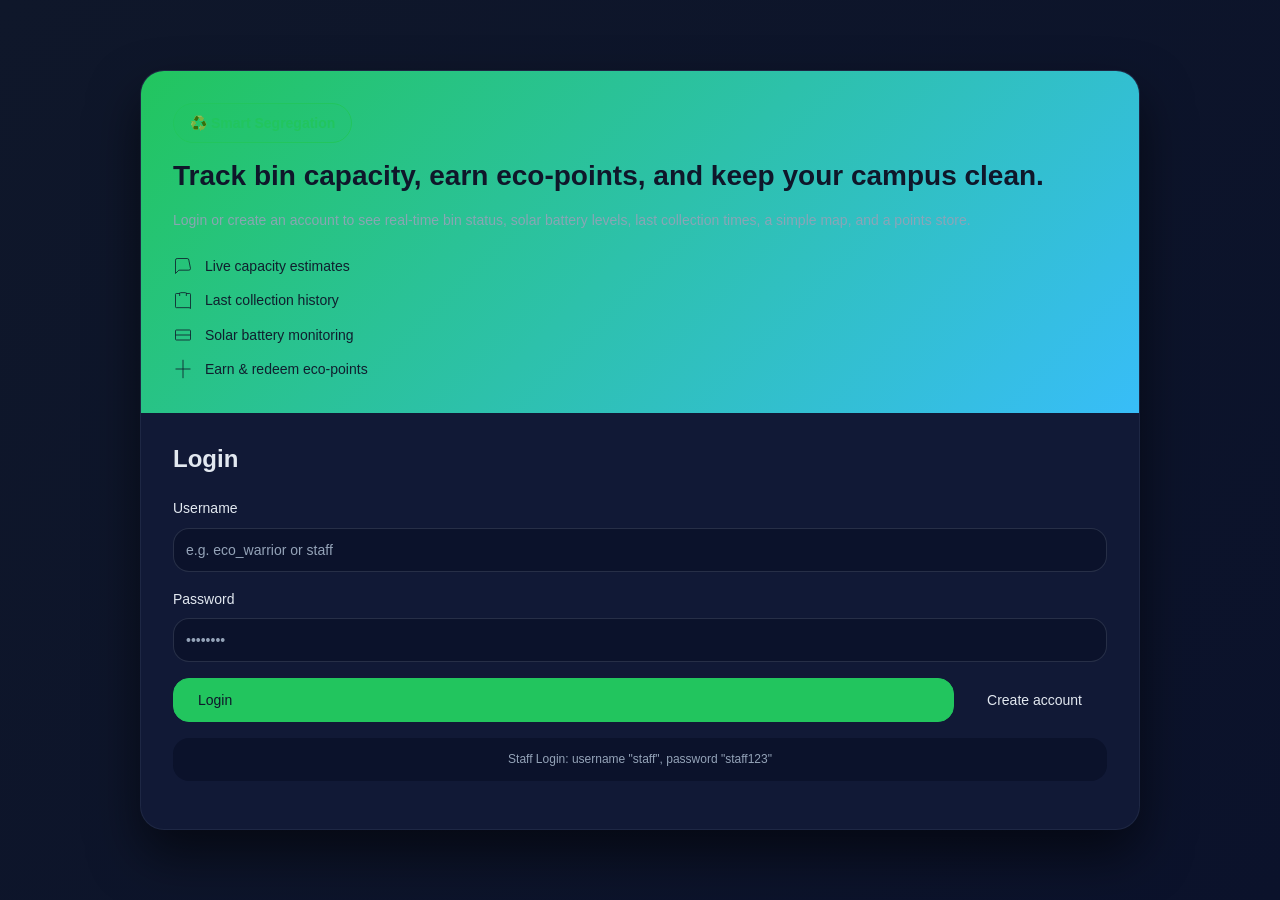
<file: index.html>
<!DOCTYPE html>
<html lang="en">
<head>
  <meta charset="utf-8" />
  <meta name="viewport" content="width=device-width, initial-scale=1" />
  <title>Automatic Trash Segregation – Smart Bins</title>

  <!-- PWA manifest and icons -->
  <link rel="manifest" href="manifest.json" />
  <meta name="theme-color" content="#0f172a" />
  <link rel="apple-touch-icon" href="icons/icon-256.png" />

  <link rel="stylesheet" href="web.css" />
</head>
<body>
  <!-- Sidebar Overlay -->
  <div id="sidebarOverlay" class="sidebar-overlay"></div>

  <!-- AUTH -->
  <section id="auth">
    <div class="auth-card">
      <div class="auth-hero">
        <span class="tag">♻️ Smart Segregation</span>
        <h1>Track bin capacity, earn eco-points, and keep your campus clean.</h1>
        <p class="muted">Login or create an account to see real-time bin status, solar battery levels, last collection times, a simple map, and a points store.</p>
        <div class="metric">
          <svg width="20" height="20" viewBox="0 0 24 24" fill="none" stroke="currentColor">
            <path d="M21 15a2 2 0 0 1-2 2H7l-4 4V5a2 2 0 0 1 2-2h12a2 2 0 0 1 2 2z"/>
          </svg> Live capacity estimates</div>
        <div class="metric">
          <svg width="20" height="20" viewBox="0 0 24 24" fill="none" stroke="currentColor">
            <path d="M3 4a1 1 0 0 1 1-1h4l1-1h6l1 1h4a1 1 0 0 1 1 1v17a1 1 0 0 1-1-1H4a1 1 0 0 1-1-1z"/>
            <path d="M16 2v4"/>
            <path d="M8 2v4"/>
          </svg> Last collection history</div>
        <div class="metric">
          <svg width="20" height="20" viewBox="0 0 24 24" fill="none" stroke="currentColor">
            <path d="M21 12V7a1 1 0 0 0-1-1H4a1 1 0 0 0-1 1v5M21 12v5a1 1 0 0 1-1 1H4a1 1 0 0 1-1-1v-5M21 12H3"/>
          </svg> Solar battery monitoring</div>
        <div class="metric">
          <svg width="20" height="20" viewBox="0 0 24 24" fill="none" stroke="currentColor">
            <path d="M12 1v22M3 12h18"/>
          </svg> Earn & redeem eco-points</div>
      </div>
      <div class="auth-form">
        <h2 id="authTitle">Login</h2>
        <div class="field">
          <label>Username</label>
          <input id="authUser" type="text" placeholder="e.g. eco_warrior or staff" />
        </div>
        <div class="field">
          <label>Password</label>
          <input id="authPass" type="password" placeholder="••••••••" />
        </div>
        <div class="row">
          <button id="authSubmit" class="btn primary" style="flex:1">Login</button>
          <button id="authToggle" class="btn ghost">Create account</button>
        </div>
        <p class="smalltext auth-hint">Staff Login: username "staff", password "staff123"</p>
        <p id="authMsg" class="smalltext" style="margin-top:.75rem"></p>
      </div>
    </div>
  </section>

  <!-- APP -->
  <section id="app" class="hidden">
    <aside id="sidebar" class="sidebar">
      <div class="sidebar-header">
        <div class="logo"><div class="mark">♻️</div> CTU Danao Smart Bins</div>
        <button id="sidebarClose" class="sidebar-close">×</button>
      </div>
      <div class="user-card">
        <div style="font-weight:700" id="sideUser">—</div>
        <div class="user-type" id="sideUserType">Regular User</div>
        <div class="points">Points: <span id="sidePoints">0</span></div>
      </div>
      <nav>
        <a data-tab="dashboard" class="nav-btn active">🏠 Dashboard</a>
        <a data-tab="map" class="nav-btn">🗺️ Trash Bins Map</a>
        <a data-tab="store" class="nav-btn">🛍️ Points Store</a>
        <a data-tab="profile" class="nav-btn">👤 Profile</a>
        <div class="spacer"></div>
        <a id="installSideBtn" class="nav-btn" style="display:none" href="#">📲 Install App</a>
        <a id="logout" class="nav-btn" href="#">🚪 Logout</a>
      </nav>
    </aside>

    <div class="main-content">
      <header class="top">
        <div class="header-left">
          <button id="sidebarToggle" class="sidebar-toggle">
            <span></span>
            <span></span>
            <span></span>
          </button>
          <span class="chip">User: <strong id="topUser" style="margin-left:.35rem">—</strong></span>
          <span class="chip staff-badge" id="topStaffBadge" style="display: none;">👨‍💼 Staff</span>
        </div>
        <div class="row" style="gap:.5rem">
          <span class="chip">Eco-Points: <strong id="topPoints" style="margin-left:.35rem">0</strong></span>
          <button id="installBtn" class="btn primary install-btn" style="display:none">
            <svg width="16" height="16" viewBox="0 0 24 24" fill="none" stroke="currentColor" stroke-width="2">
              <path d="M21 15v4a2 2 0 0 1-2 2H5a2 2 0 0 1-2-2v-4"/>
              <polyline points="7 10 12 15 17 10"/>
              <line x1="12" y1="15" x2="12" y2="3"/>
            </svg>
            Install App
          </button>
        </div>
      </header>

      <main>
        <!-- DASHBOARD TAB -->
        <div id="tab-dashboard" class="tab active">
          <div class="grid cards" id="binsGrid"></div>
        </div>

        <!-- MAP TAB -->
        <div id="tab-map" class="tab">
          <div class="card">
            <h3 style="margin:0 0 .5rem">Nearby Bins</h3>
            <p class="smalltext">CEBU TECHNOLOGICAL UNIVERSITY DANAO CAMPUS MAP</p>
            
            <!-- Desktop Map -->
            <div class="map desktop-map" id="desktopMap"></div>
            
            <!-- Mobile Map -->
            <div class="map mobile-map" id="mobileMap"></div>
          </div>
        </div>

        <!-- STORE TAB -->
        <div id="tab-store" class="tab">
          <div class="card">
            <div class="row-between" style="margin-bottom:.5rem">
              <h3 style="margin:0">Redeem Rewards</h3>
              <span class="chip">Your Points: <strong id="storePoints" style="margin-left:.35rem">0</strong></span>
            </div>
            <div class="store-grid" id="storeGrid"></div>
          </div>
        </div>

        <!-- PROFILE TAB -->
        <div id="tab-profile" class="tab">
          <div class="card">
            <h3 style="margin:0 0 .75rem">Profile & System Controls</h3>
            <div class="grid" style="grid-template-columns: repeat(2, minmax(0,1fr)); gap:1rem">
              <div>
                <div class="field">
                  <label>Username</label>
                  <input id="profUser" type="text" />
                </div>
                <div class="field" id="passwordField">
                  <label>Change Password</label>
                  <input id="profPass" type="password" placeholder="New password (optional)" />
                </div>
                <button id="saveProfile" class="btn primary">Save Profile</button>
                <p id="profMsg" class="smalltext" style="margin-top:.75rem"></p>
              </div>
              <div>
                <div class="field">
                  <label>Simulate Garbage Collection</label>
                  <input id="collectTime" type="datetime-local" />
                
                <!-- Staff Only Controls -->
                <div id="staffControls" style="margin-top: 1rem; display: none;">
                  <h4 style="color: var(--brand); margin-bottom: .5rem;">👨‍💼 Staff Management</h4>
                  <div class="row" style="gap:.5rem; margin-bottom:.5rem">
                    <button class="btn staff-btn" onclick="clearAllBins()">Clear All Bins</button>
                    <button class="btn staff-btn" onclick="chargeAllBatteries()">Charge All Batteries</button>
                  </div>
                  <div class="row" style="gap:.5rem">
                    <button class="btn staff-btn" onclick="resetSystem()">Reset System</button>
                    <button class="btn staff-btn" onclick="generateReport()">Generate Report</button>
                  </div>
                </div>
              </div>
            </div>
          </div>
        </div>
      </main>
    </div>
  </section>

  <script src="web.js"></script>
</body>
</html>
</file>
<file: web.css>
:root {
  --bg: #0f172a;
  --panel: #0b122b;
  --muted: #94a3b8;
  --text: #e2e8f0;
  --brand: #22c55e;
  --brand-2: #38bdf8;
  --warn: #f59e0b;
  --danger: #ef4444;
  --ok: #10b981;
  --card: #111936;
  --ring: 0 0 0 3px rgba(34, 197, 94, .35);
  --radius: 16px;
  --shadow: 0 10px 30px rgba(0, 0, 0, .35);
}

:root {
  --bg: #0f172a;
  --panel: #0b122b;
  --muted: #94a3b8;
  --text: #e2e8f0;
  --brand: #22c55e;
  --brand-2: #38bdf8;
  --warn: #f59e0b;
  --danger: #ef4444;
  --ok: #10b981;
  --card: #111936;
  --ring: 0 0 0 3px rgba(34, 197, 94, .35);
  --radius: 16px;
  --shadow: 0 10px 30px rgba(0, 0, 0, .35);
  
  /* Additional derived colors for consistency */
  --brand-hover: #16a34a;
  --brand-light: rgba(34, 197, 94, 0.1);
  --brand-dark: #15803d;
  --accent: var(--brand-2);
  --accent-light: rgba(56, 189, 248, 0.1);
  --sidebar-width: 280px;
  --header-height: 64px;
  --radius-lg: calc(var(--radius) * 1.5);
  --shadow-lg: 0 20px 40px rgba(0, 0, 0, .45);
  --shadow-xl: 0 25px 50px rgba(0, 0, 0, .55);
}

* {
  margin: 0;
  padding: 0;
  box-sizing: border-box;
}

html {
  font-size: 16px;
  -webkit-text-size-adjust: 100%;
  -ms-text-size-adjust: 100%;
}

body {
  font-family: -apple-system, BlinkMacSystemFont, 'Segoe UI', Roboto, 'Helvetica Neue', Arial, sans-serif;
  line-height: 1.6;
  color: var(--text);
  background: var(--bg);
  overflow-x: hidden;
}

/* Typography */
h1, h2, h3, h4, h5, h6 {
  font-weight: 700;
  line-height: 1.2;
  color: var(--text);
}

h1 { font-size: 2rem; }
h2 { font-size: 1.5rem; }
h3 { font-size: 1.25rem; }
h4 { font-size: 1.125rem; }

p { margin-bottom: 1rem; }

/* Utility Classes */
.hidden { display: none !important; }
.muted { color: var(--muted); font-size: 0.875rem; }
.smalltext { font-size: 0.75rem; color: var(--muted); }

/* Layout Utilities */
.row {
  display: flex;
  align-items: center;
  gap: 0.5rem;
}

.row-between {
  display: flex;
  justify-content: space-between;
  align-items: center;
}

.spacer { flex: 1; }

/* Grid System */
.grid {
  display: grid;
  gap: 1rem;
}

.cards {
  grid-template-columns: repeat(auto-fit, minmax(300px, 1fr));
}

/* Card Component */
.card {
  background: var(--card);
  border-radius: var(--radius-lg);
  padding: 1.5rem;
  box-shadow: var(--shadow);
  border: 1px solid rgba(148, 163, 184, 0.1);
  transition: all 0.2s ease;
}

.card:hover {
  box-shadow: var(--shadow-lg);
  transform: translateY(-1px);
  border-color: rgba(148, 163, 184, 0.2);
}

/* Button Components */
.btn {
  display: inline-flex;
  align-items: center;
  gap: 0.5rem;
  padding: 0.75rem 1.5rem;
  background: var(--panel);
  color: var(--text);
  border: 1px solid rgba(148, 163, 184, 0.2);
  border-radius: var(--radius);
  font-size: 0.875rem;
  font-weight: 500;
  text-decoration: none;
  cursor: pointer;
  transition: all 0.15s ease;
  min-height: 44px; /* Touch-friendly minimum */
}

.btn:hover {
  background: var(--card);
  border-color: rgba(148, 163, 184, 0.3);
  transform: translateY(-1px);
}

.btn:active {
  transform: translateY(0);
}

.btn.primary {
  background: var(--brand);
  color: var(--bg);
  border-color: var(--brand);
}

.btn.primary:hover {
  background: var(--brand-hover);
  border-color: var(--brand-hover);
}

.btn.ghost {
  background: transparent;
  border-color: transparent;
}

.btn.ghost:hover {
  background: rgba(148, 163, 184, 0.1);
}

.btn.small {
  padding: 0.5rem 0.75rem;
  font-size: 0.75rem;
  min-height: 36px;
}

/* Staff Button Styling */
.staff-btn {
  background: linear-gradient(135deg, var(--accent), var(--brand));
  color: var(--bg);
  border: none;
  font-weight: 600;
}

.staff-btn:hover {
  background: linear-gradient(135deg, var(--accent), var(--brand-hover));
  transform: translateY(-2px);
}

/* Input Components */
input, select, textarea {
  width: 100%;
  padding: 0.75rem;
  background: var(--panel);
  color: var(--text);
  border: 1px solid rgba(148, 163, 184, 0.2);
  border-radius: var(--radius);
  font-size: 0.875rem;
  transition: all 0.15s ease;
  min-height: 44px; /* Touch-friendly */
}

input:focus, select:focus, textarea:focus {
  outline: none;
  border-color: var(--brand);
  box-shadow: var(--ring);
}

input::placeholder, textarea::placeholder {
  color: var(--muted);
}

/* Field Component */
.field {
  display: grid;
  gap: 0.5rem;
  margin-bottom: 1rem;
}

.field label {
  font-weight: 500;
  color: var(--text);
  font-size: 0.875rem;
}

/* Chip Component */
.chip {
  display: inline-flex;
  align-items: center;
  padding: 0.375rem 0.75rem;
  background: var(--panel);
  color: var(--text);
  border-radius: 999px;
  font-size: 0.75rem;
  font-weight: 500;
  white-space: nowrap;
  border: 1px solid rgba(148, 163, 184, 0.1);
}

.staff-badge {
  background: var(--brand-light);
  color: var(--brand);
  border: 1px solid var(--brand);
}

/* Tag Component */
.tag {
  display: inline-flex;
  align-items: center;
  gap: 0.25rem;
  padding: 0.5rem 1rem;
  background: var(--brand-light);
  color: var(--brand);
  border: 1px solid var(--brand);
  border-radius: 999px;
  font-size: 0.875rem;
  font-weight: 600;
  margin-bottom: 1rem;
}

/* Pill Component */
.pill {
  display: inline-block;
  padding: 0.25rem 0.75rem;
  background: var(--panel);
  color: var(--muted);
  border-radius: 999px;
  font-size: 0.75rem;
  font-weight: 500;
}

/* Authentication Section */
#auth {
  min-height: 100vh;
  display: flex;
  align-items: center;
  justify-content: center;
  padding: 1rem;
  background: linear-gradient(135deg, var(--bg), var(--panel));
}

.auth-card {
  display: grid;
  max-width: 1000px;
  width: 100%;
  background: var(--card);
  border-radius: var(--radius-lg);
  box-shadow: var(--shadow-xl);
  overflow: hidden;
  border: 1px solid rgba(148, 163, 184, 0.1);
}

.auth-hero {
  padding: 2rem;
  background: linear-gradient(135deg, var(--brand), var(--accent));
  color: var(--bg);
}

.auth-hero h1 {
  color: var(--bg);
  margin-bottom: 1rem;
  font-size: 1.75rem;
}

.auth-hero p {
  opacity: 0.9;
  margin-bottom: 1.5rem;
}

.metric {
  display: flex;
  align-items: center;
  gap: 0.75rem;
  margin-bottom: 0.75rem;
  font-size: 0.875rem;
  opacity: 0.95;
}

.metric:last-child {
  margin-bottom: 0;
}

.auth-form {
  padding: 2rem;
}

.auth-form h2 {
  margin-bottom: 1.5rem;
  color: var(--text);
}

.auth-hint {
  background: var(--panel);
  padding: 0.75rem;
  border-radius: var(--radius);
  text-align: center;
  margin-top: 1rem;
  color: var(--muted);
}

/* App Layout */
#app {
  display: flex;
  min-height: 100vh;
}

/* Sidebar */
.sidebar {
  width: var(--sidebar-width);
  background: var(--card);
  border-right: 1px solid rgba(148, 163, 184, 0.1);
  display: flex;
  flex-direction: column;
  position: fixed;
  left: 0;
  top: 0;
  height: 100vh;
  z-index: 1000;
  transform: translateX(-100%);
  transition: transform 0.3s ease;
}

.sidebar.active {
  transform: translateX(0);
}

.sidebar-overlay {
  position: fixed;
  top: 0;
  left: 0;
  right: 0;
  bottom: 0;
  background: rgba(0, 0, 0, 0.7);
  z-index: 999;
  opacity: 0;
  visibility: hidden;
  transition: all 0.3s ease;
}

.sidebar-overlay.active {
  opacity: 1;
  visibility: visible;
}

.sidebar-header {
  padding: 1.5rem;
  border-bottom: 1px solid rgba(148, 163, 184, 0.1);
  display: flex;
  align-items: center;
  justify-content: space-between;
}

.logo {
  display: flex;
  align-items: center;
  gap: 0.5rem;
  font-weight: 700;
  color: var(--text);
  font-size: 0.875rem;
}

.mark {
  font-size: 1.25rem;
  color: var(--brand);
}

.sidebar-close {
  background: none;
  border: none;
  font-size: 1.5rem;
  color: var(--muted);
  cursor: pointer;
  padding: 0.25rem;
  border-radius: var(--radius);
  transition: all 0.15s ease;
}

.sidebar-close:hover {
  background: var(--panel);
  color: var(--text);
}

.user-card {
  padding: 1.5rem;
  border-bottom: 1px solid rgba(148, 163, 184, 0.1);
}

.user-type {
  color: var(--muted);
  font-size: 0.75rem;
  margin-bottom: 0.5rem;
}

.points {
  color: var(--brand);
  font-weight: 600;
  font-size: 0.875rem;
}

/* Navigation */
nav {
  flex: 1;
  padding: 1rem 0;
  display: flex;
  flex-direction: column;
}

.nav-btn {
  display: flex;
  align-items: center;
  gap: 0.75rem;
  padding: 0.75rem 1.5rem;
  color: var(--muted);
  text-decoration: none;
  font-size: 0.875rem;
  font-weight: 500;
  transition: all 0.15s ease;
  border: none;
  background: none;
  cursor: pointer;
  text-align: left;
  min-height: 44px;
}

.nav-btn:hover {
  background: var(--panel);
  color: var(--text);
}

.nav-btn.active {
  background: var(--brand-light);
  color: var(--brand);
  border-right: 3px solid var(--brand);
}

/* Main Content */
.main-content {
  flex: 1;
  display: flex;
  flex-direction: column;
  margin-left: 0;
}

/* Header */
.top {
  height: var(--header-height);
  background: var(--card);
  border-bottom: 1px solid rgba(148, 163, 184, 0.1);
  display: flex;
  align-items: center;
  justify-content: space-between;
  padding: 0 1rem;
  position: sticky;
  top: 0;
  z-index: 100;
}

.header-left {
  display: flex;
  align-items: center;
  gap: 1rem;
}

.sidebar-toggle {
  display: flex;
  flex-direction: column;
  gap: 3px;
  background: none;
  border: none;
  padding: 0.5rem;
  cursor: pointer;
  border-radius: var(--radius);
  transition: all 0.15s ease;
}

.sidebar-toggle:hover {
  background: var(--panel);
}

.sidebar-toggle span {
  width: 20px;
  height: 2px;
  background: var(--muted);
  border-radius: 1px;
  transition: all 0.3s ease;
}

.sidebar-toggle.active span:nth-child(1) {
  transform: rotate(45deg) translate(6px, 6px);
}

.sidebar-toggle.active span:nth-child(2) {
  opacity: 0;
}

.sidebar-toggle.active span:nth-child(3) {
  transform: rotate(-45deg) translate(6px, -6px);
}

/* Install Button */
.install-btn {
  background: linear-gradient(135deg, var(--brand), var(--accent));
  color: var(--bg);
  border: none;
  font-weight: 600;
}

.install-btn:hover {
  background: linear-gradient(135deg, var(--brand-hover), var(--accent));
}

/* Main Content Area */
main {
  flex: 1;
  padding: 1.5rem;
  overflow-y: auto;
  background: var(--bg);
}

/* Tabs */
.tab {
  display: none;
}

.tab.active {
  display: block;
}

/* Bin Cards */
.bin-card {
  position: relative;
  overflow: hidden;
}

.bin-card.staff-managed {
  border-left: 4px solid var(--accent);
}

.bin-head {
  display: flex;
  justify-content: space-between;
  align-items: center;
  margin-bottom: 1rem;
}

.bin-head strong {
  font-size: 0.875rem;
  color: var(--text);
}

/* Progress Bar */
.progress {
  width: 100%;
  height: 12px;
  background: var(--panel);
  border-radius: 6px;
  overflow: hidden;
  margin-bottom: 1rem;
}

.bar {
  height: 100%;
  border-radius: 6px;
  transition: width 0.3s ease;
}

/* Battery Section */
.battery-section {
  display: flex;
  align-items: center;
  gap: 0.75rem;
  margin-top: 1rem;
  padding-top: 1rem;
  border-top: 1px solid rgba(148, 163, 184, 0.1);
}

.battery-icon {
  width: 24px;
  height: 12px;
  border: 2px solid var(--muted);
  border-radius: 2px;
  position: relative;
  background: var(--panel);
}

.battery-icon::after {
  content: '';
  position: absolute;
  right: -4px;
  top: 3px;
  width: 2px;
  height: 6px;
  background: var(--muted);
  border-radius: 0 1px 1px 0;
}

.battery-fill {
  height: 100%;
  transition: width 0.3s ease;
  border-radius: 1px;
}

.battery-high { background: var(--ok); }
.battery-medium { background: var(--warn); }
.battery-low { background: var(--danger); }

.battery-text {
  font-size: 0.75rem;
  font-weight: 600;
  color: var(--text);
}

.battery-status {
  font-size: 0.75rem;
  color: var(--muted);
}

/* Staff Actions */
.actions {
  margin-top: 1rem;
  padding-top: 1rem;
  border-top: 1px solid rgba(148, 163, 184, 0.1);
}

.staff-actions {
  display: flex;
  gap: 0.5rem;
  flex-wrap: wrap;
}

/* Points Store - Mobile Optimized */
.store-grid {
  display: grid;
  gap: 1rem;
  grid-template-columns: 1fr;
}

.store-item {
  position: relative;
  background: linear-gradient(135deg, var(--card), var(--panel));
  border: 2px solid rgba(148, 163, 184, 0.1);
  border-radius: var(--radius-lg);
  padding: 1.5rem;
  text-align: center;
  transition: all 0.3s ease;
  min-height: 140px;
  display: flex;
  flex-direction: column;
  justify-content: space-between;
}

.store-item:hover {
  border-color: var(--brand);
  background: linear-gradient(135deg, var(--brand-light), var(--card));
  transform: translateY(-2px);
  box-shadow: var(--shadow-lg);
}

.store-item .title {
  font-size: 1.125rem;
  font-weight: 700;
  color: var(--text);
  margin-bottom: 0.5rem;
  line-height: 1.3;
}

.store-item .muted {
  font-size: 0.875rem;
  color: var(--muted);
  margin-bottom: 1rem;
  flex: 1;
}

.store-item .btn {
  background: linear-gradient(135deg, var(--brand), var(--accent));
  color: var(--bg);
  border: none;
  font-weight: 600;
  width: 100%;
  margin: 0;
  padding: 0.875rem 1.5rem;
  font-size: 0.875rem;
  border-radius: var(--radius);
  transition: all 0.2s ease;
}

.store-item .btn:hover {
  background: linear-gradient(135deg, var(--brand-hover), var(--accent));
  transform: translateY(-1px);
}

.store-item .btn:active {
  transform: translateY(0);
}

/* Map Styles */
.map {
  width: 100%;
  height: 400px;
  background: linear-gradient(135deg, var(--panel), var(--card));
  border: 2px solid rgba(148, 163, 184, 0.1);
  border-radius: var(--radius-lg);
  position: relative;
  overflow: hidden;
  margin-top: 1rem;
}

.desktop-map {
  display: block;
}

.mobile-map {
  display: none;
}

.pin {
  position: absolute;
  cursor: pointer;
  z-index: 10;
}

.dot {
  width: 16px;
  height: 16px;
  border-radius: 50%;
  border: 3px solid var(--card);
  position: relative;
  transition: all 0.2s ease;
}

.dot.low-battery {
  animation: pulse 2s infinite;
}

@keyframes pulse {
  0% { transform: scale(1); }
  50% { transform: scale(1.2); }
  100% { transform: scale(1); }
}

.pin:hover .dot {
  transform: scale(1.3);
}

.label {
  position: absolute;
  top: 20px;
  left: 50%;
  transform: translateX(-50%);
  background: var(--card);
  padding: 0.25rem 0.5rem;
  border-radius: var(--radius);
  font-size: 0.75rem;
  font-weight: 500;
  color: var(--text);
  white-space: nowrap;
  box-shadow: var(--shadow);
  border: 1px solid rgba(148, 163, 184, 0.1);
  opacity: 0;
  transition: opacity 0.2s ease;
}

.pin:hover .label {
  opacity: 1;
}

/* Installation Notification */
.install-notification {
  position: fixed;
  top: 20px;
  right: 20px;
  z-index: 9999;
  animation: slideIn 0.3s ease;
}

@keyframes slideIn {
  from {
    transform: translateX(100%);
    opacity: 0;
  }
  to {
    transform: translateX(0);
    opacity: 1;
  }
}

.install-success {
  display: flex;
  align-items: center;
  gap: 0.75rem;
  padding: 1rem 1.5rem;
  background: linear-gradient(135deg, var(--brand), var(--ok));
  color: var(--bg);
  border-radius: var(--radius-lg);
  font-weight: 600;
  box-shadow: var(--shadow-xl);
  border: 1px solid rgba(255, 255, 255, 0.2);
}

/* Mobile Styles */
@media (max-width: 980px) {
  :root {
    --sidebar-width: 280px;
  }

  /* Auth card mobile layout */
  .auth-card {
    grid-template-columns: 1fr;
    max-width: 500px;
  }

  .auth-hero {
    padding: 1.5rem;
  }

  .auth-hero h1 {
    font-size: 1.5rem;
  }

  .auth-form {
    padding: 1.5rem;
  }

  /* Main content adjusts for mobile */
  .main-content {
    margin-left: 0;
  }

  /* Header mobile adjustments */
  .top {
    padding: 0 0.75rem;
  }

  .header-left {
    gap: 0.75rem;
  }

  .header-left .chip {
    display: none;
  }

  /* Main padding reduced on mobile */
  main {
    padding: 1rem;
  }

  /* Cards grid mobile responsive */
  .cards {
    grid-template-columns: 1fr;
  }

  /* Store grid mobile optimization */
  .store-grid {
    grid-template-columns: 1fr;
    gap: 1rem;
  }

  .store-item {
    padding: 1.25rem;
    min-height: 120px;
  }

  .store-item .title {
    font-size: 1rem;
  }

  .store-item .btn {
    padding: 0.75rem 1.25rem;
    font-size: 0.875rem;
  }

  /* Map mobile adjustments */
  .desktop-map {
    display: none;
  }

  .mobile-map {
    display: block;
    height: 350px;
  }

  .map {
    height: 350px;
    margin-top: 0.75rem;
  }

  /* Profile grid mobile */
  #tab-profile .grid {
    grid-template-columns: 1fr;
  }

  /* Staff actions mobile wrap */
  .staff-actions {
    flex-direction: column;
  }

  .staff-actions .btn {
    width: 100%;
  }

  /* Notification mobile positioning */
  .install-notification {
    top: 10px;
    right: 10px;
    left: 10px;
  }

  .install-success {
    padding: 0.875rem 1.25rem;
    font-size: 0.875rem;
  }

  /* Touch improvements */
  .btn {
    min-height: 48px;
    padding: 0.875rem 1.5rem;
  }

  .btn.small {
    min-height: 40px;
    padding: 0.625rem 1rem;
  }

  input, select, textarea {
    min-height: 48px;
    padding: 0.875rem;
    font-size: 1rem; /* Prevents zoom on iOS */
  }

  /* Chip adjustments for mobile */
  .chip {
    font-size: 0.75rem;
    padding: 0.375rem 0.625rem;
  }

  /* Battery section mobile */
  .battery-section {
    gap: 0.5rem;
  }

  .battery-text {
    font-size: 0.6875rem;
  }

  .battery-status {
    font-size: 0.6875rem;
  }
}

@media (max-width: 640px) {
  /* Extra small mobile adjustments */
  .auth-hero {
    padding: 1rem;
  }

  .auth-form {
    padding: 1rem;
  }

  .sidebar-header {
    padding: 1rem;
  }

  .user-card {
    padding: 1rem;
  }

  main {
    padding: 0.75rem;
  }

  .card {
    padding: 1rem;
  }

  .store-item {
    padding: 1rem;
    min-height: 110px;
  }

  .store-item .title {
    font-size: 0.9375rem;
  }

  .map {
    height: 300px;
  }

  /* Row layouts stack on very small screens */
  .row-between {
    flex-direction: column;
    gap: 0.5rem;
    align-items: flex-start;
  }

  /* Install button mobile */
  .install-btn {
    font-size: 0.75rem;
    padding: 0.625rem 1rem;
  }

  .install-btn svg {
    width: 14px;
    height: 14px;
  }
}

/* Desktop Styles */
@media (min-width: 981px) {
  /* Show sidebar by default on desktop */
  .sidebar {
    position: relative;
    transform: translateX(0);
  }

  .sidebar-overlay {
    display: none;
  }

  .main-content {
    margin-left: var(--sidebar-width);
  }

  .sidebar-toggle {
    display: none;
  }

  .sidebar-close {
    display: none;
  }

  /* Store grid desktop optimization */
  .store-grid {
    grid-template-columns: repeat(auto-fit, minmax(280px, 1fr));
    gap: 1.5rem;
  }

  .store-item {
    min-height: 160px;
    padding: 2rem;
  }

  .store-item .title {
    font-size: 1.25rem;
    margin-bottom: 0.75rem;
  }

  .store-item .muted {
    font-size: 1rem;
    margin-bottom: 1.5rem;
  }

  /* Cards grid desktop */
  .cards {
    grid-template-columns: repeat(auto-fit, minmax(320px, 1fr));
  }

  /* Map desktop */
  .map {
    height: 500px;
  }
}

@media (min-width: 1200px) {
  /* Large desktop optimizations */
  .store-grid {
    grid-template-columns: repeat(3, 1fr);
    gap: 2rem;
  }

  .cards {
    grid-template-columns: repeat(auto-fit, minmax(350px, 1fr));
  }

  main {
    padding: 2rem;
  }
}

/* High DPI Display Optimizations */
@media (-webkit-min-device-pixel-ratio: 2), (min-resolution: 192dpi) {
  .dot {
    border-width: 2px;
  }
  
  .battery-icon {
    border-width: 1px;
  }
}

/* Accessibility Improvements */
@media (prefers-reduced-motion: reduce) {
  * {
    animation-duration: 0.01ms !important;
    animation-iteration-count: 1 !important;
    transition-duration: 0.01ms !important;
  }
}

/* Focus Styles for Keyboard Navigation */
.btn:focus,
.nav-btn:focus,
input:focus,
select:focus,
textarea:focus {
  outline: 2px solid var(--brand);
  outline-offset: 2px;
}

/* Print Styles */
@media print {
  .sidebar,
  .top,
  .btn,
  .install-notification {
    display: none !important;
  }
  
  .main-content {
    margin-left: 0 !important;
  }
  
  .card {
    box-shadow: none !important;
    border: 1px solid rgba(148, 163, 184, 0.3) !important;
    break-inside: avoid;
  }
}
</file>
